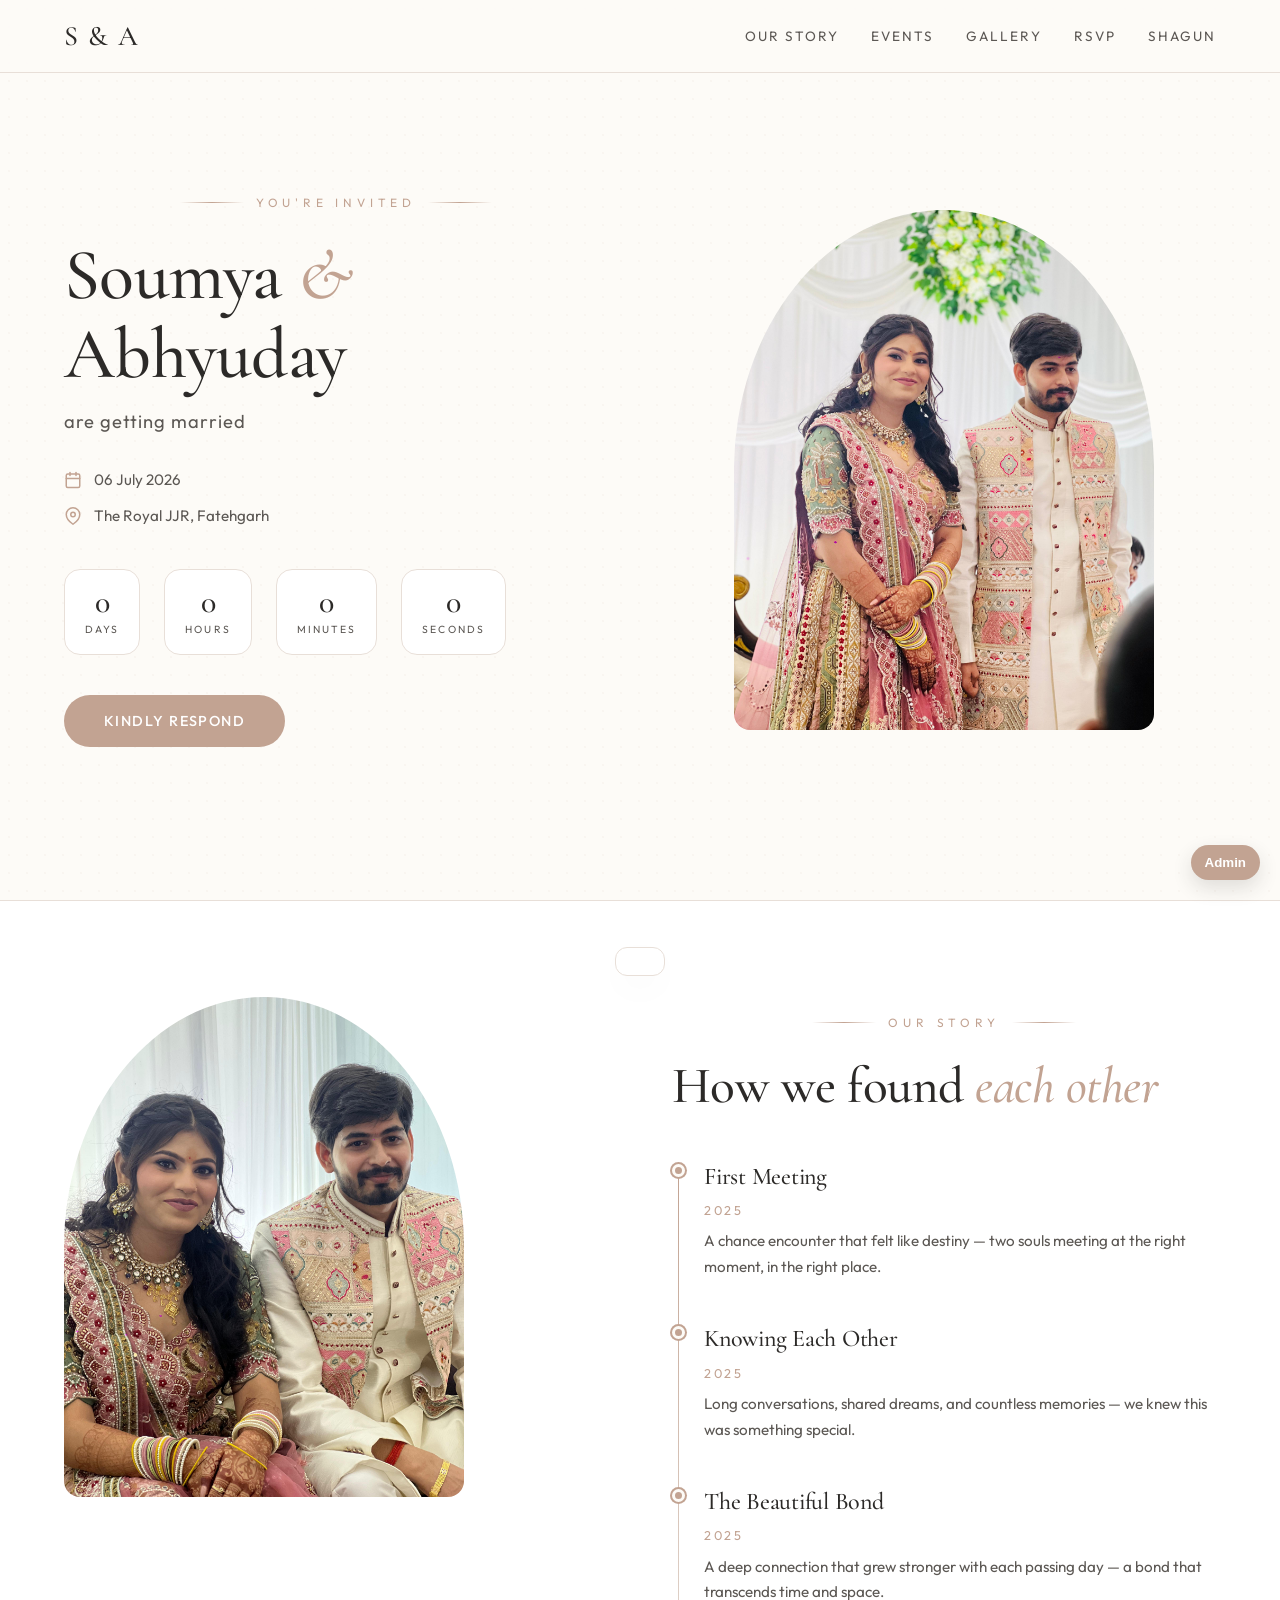
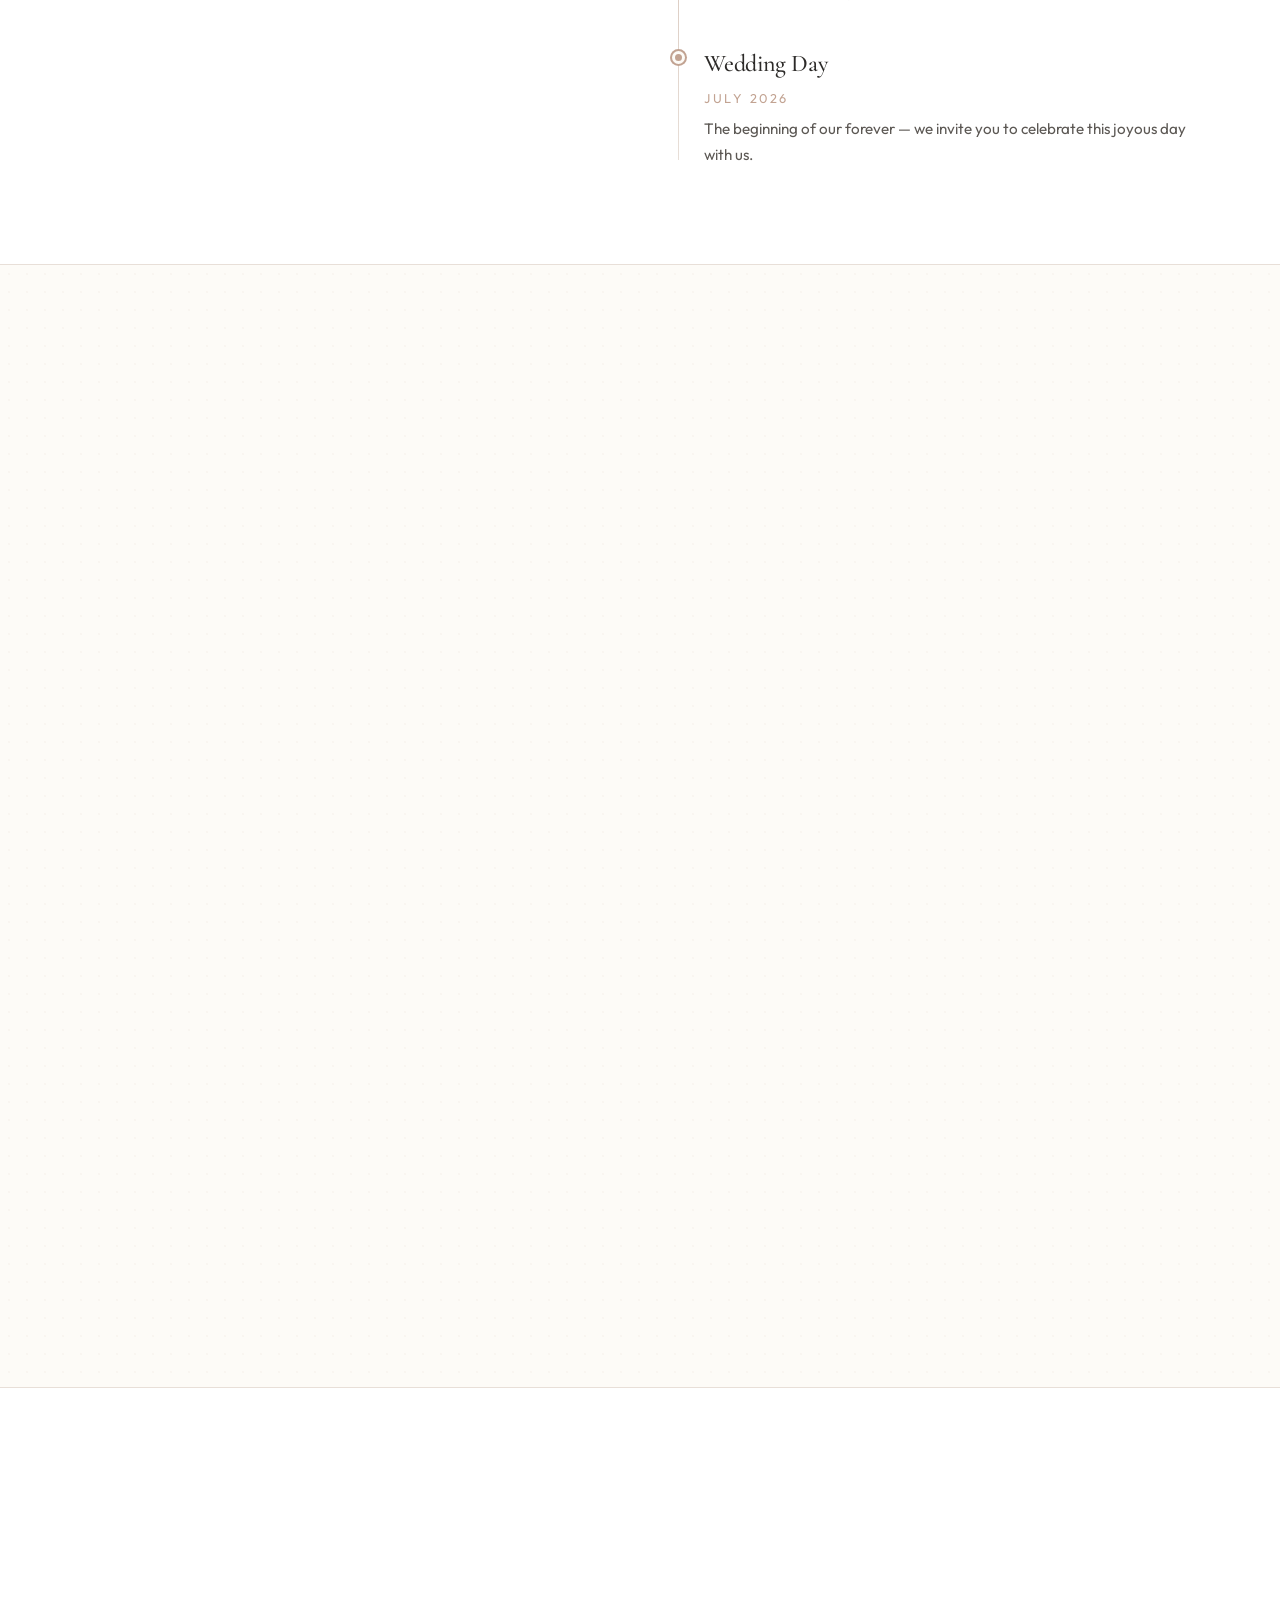
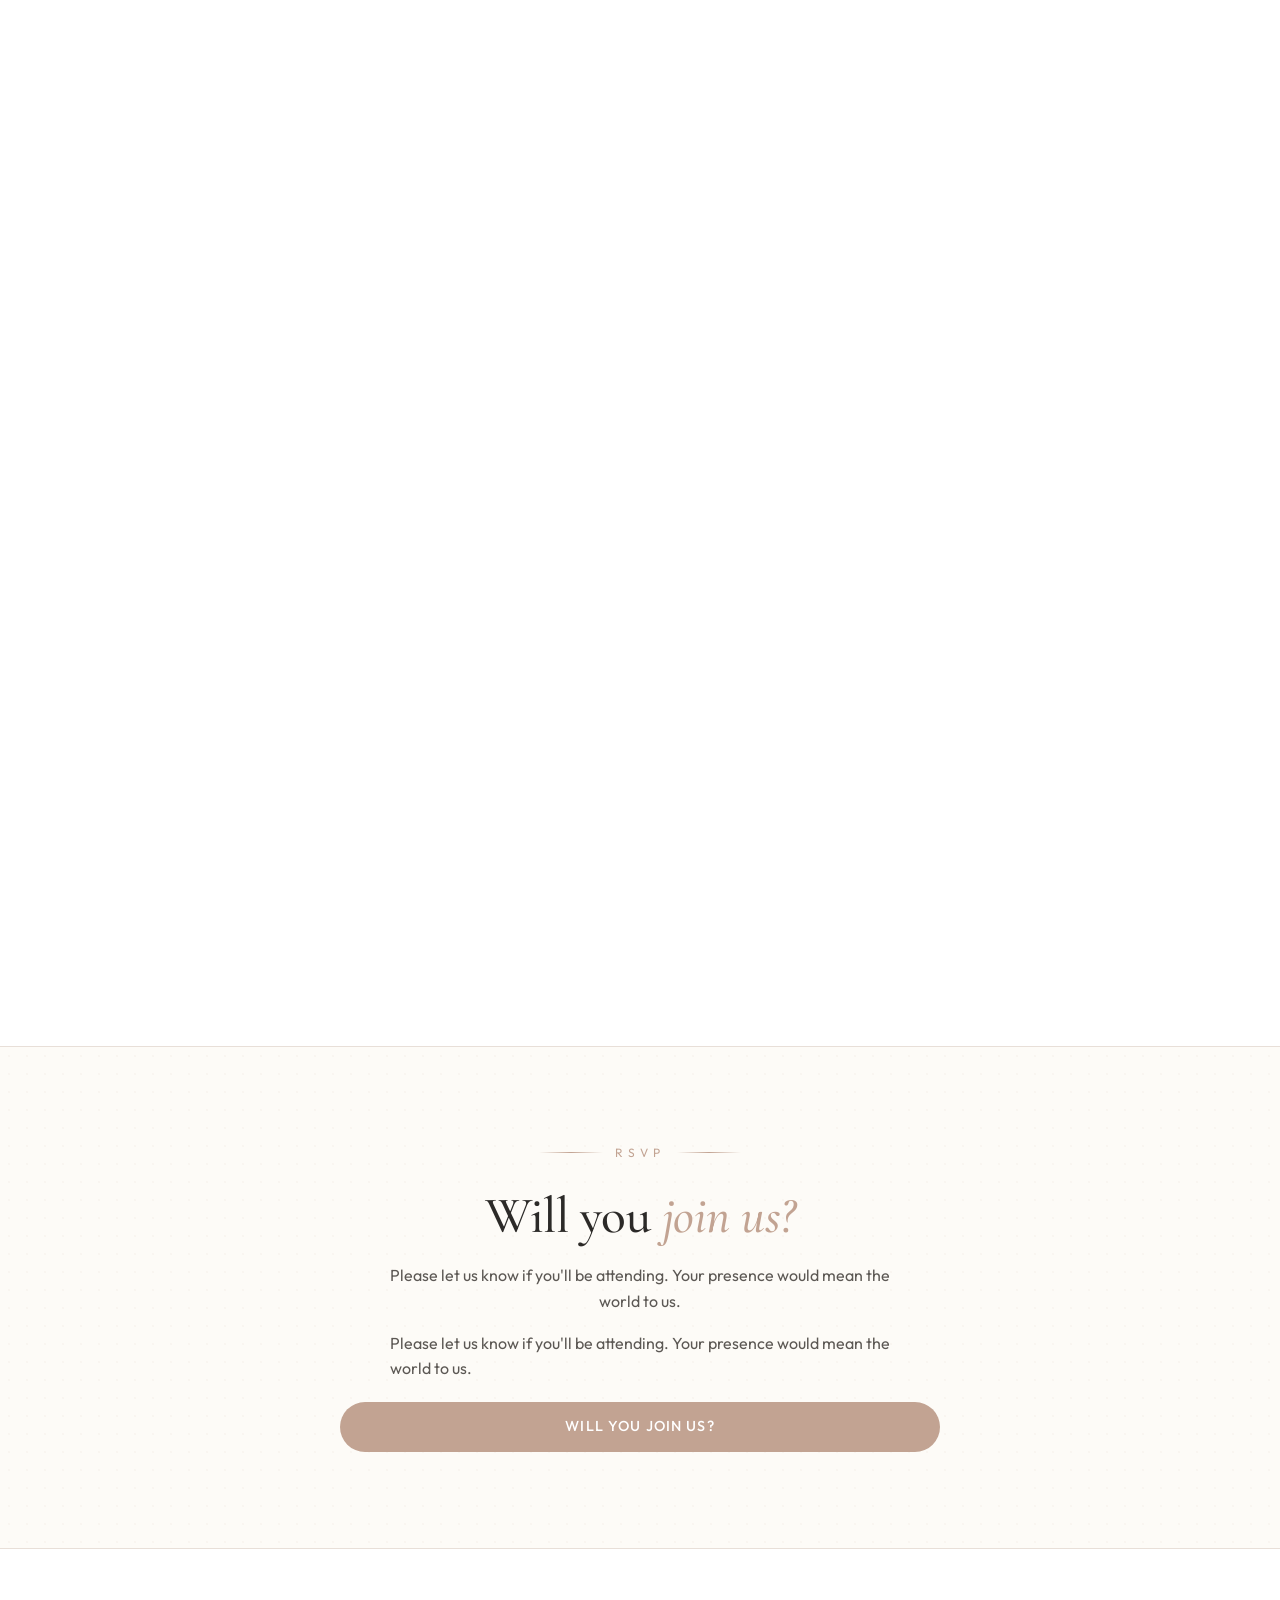
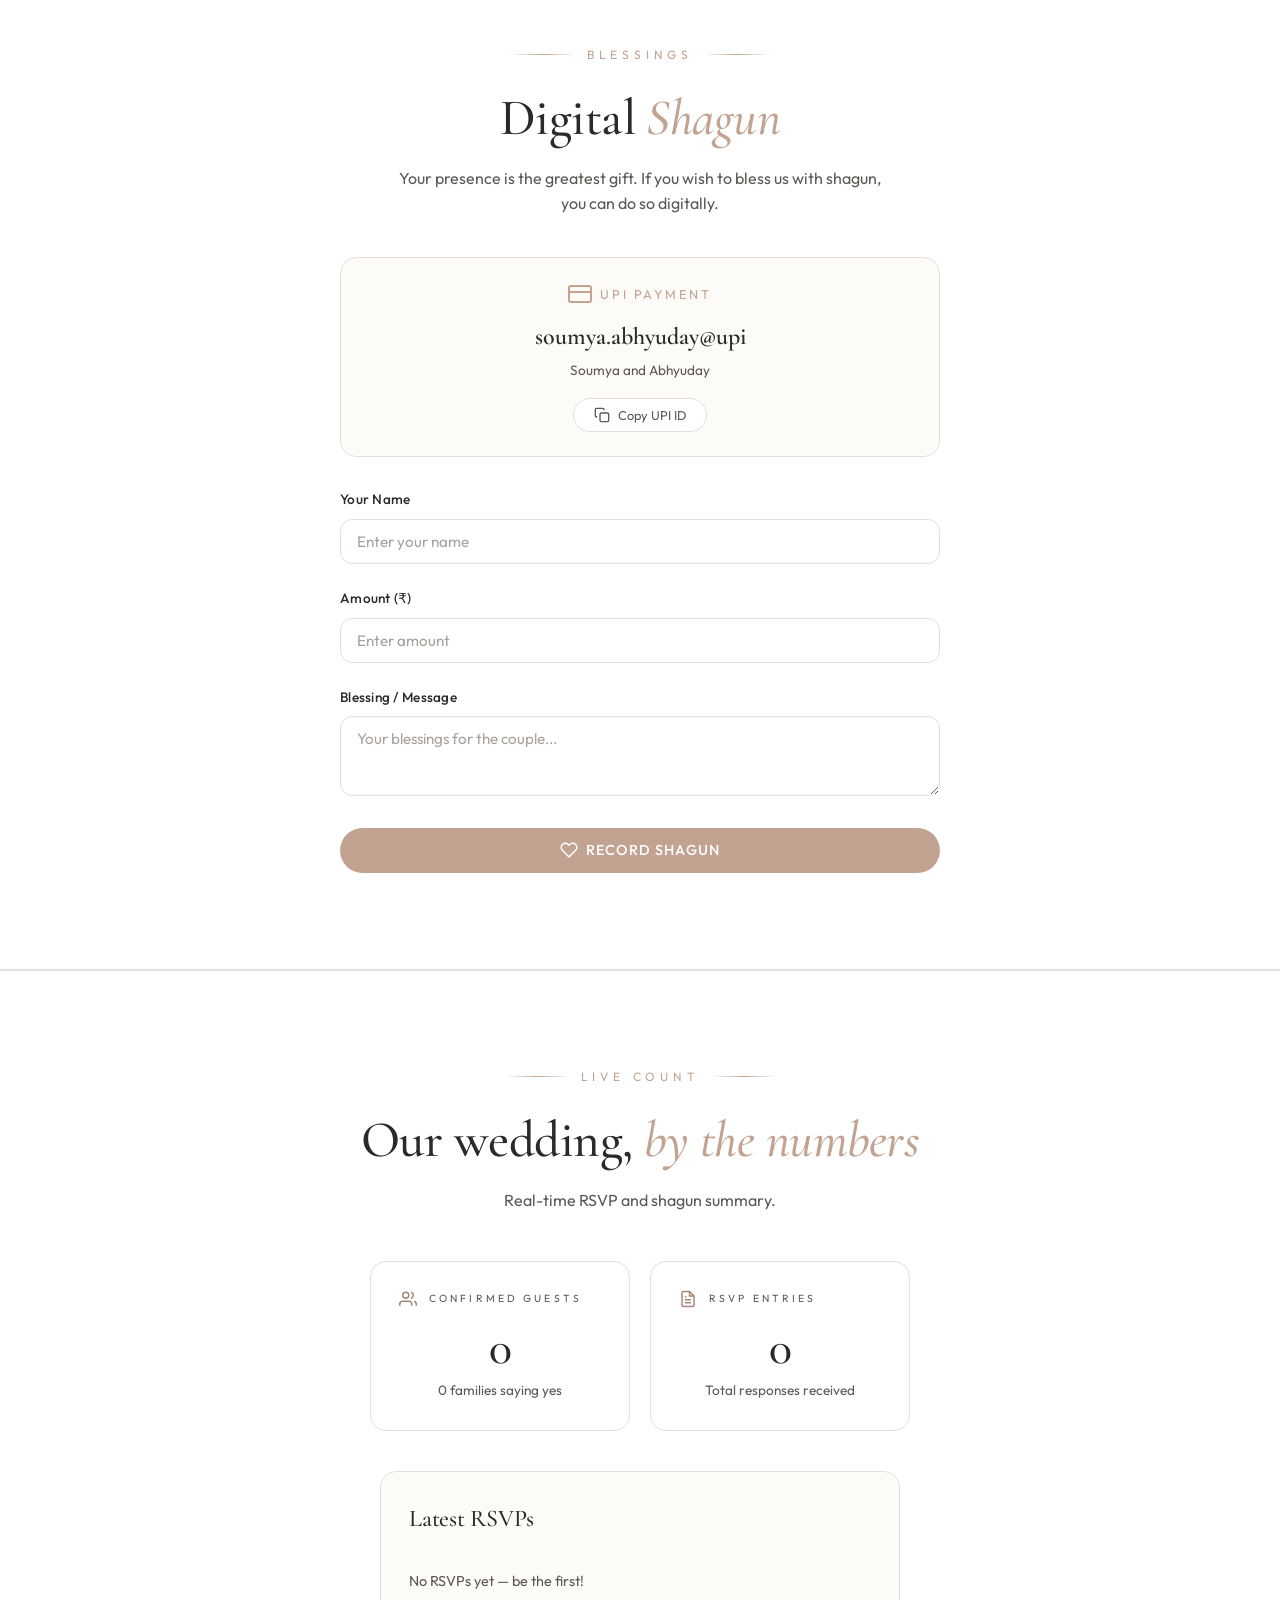
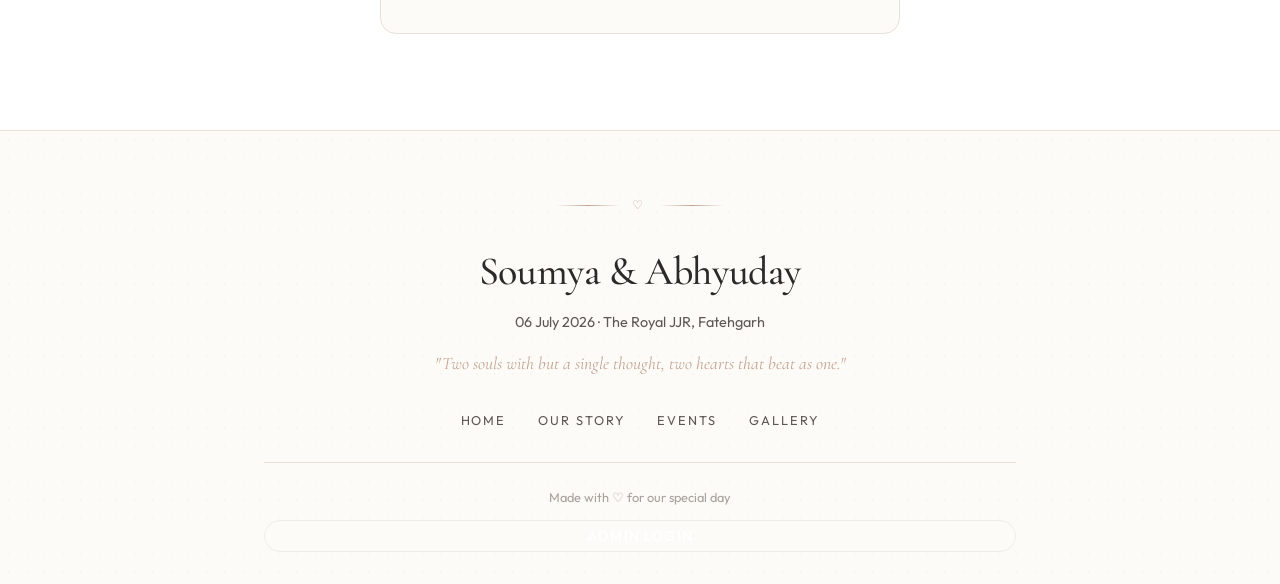
<file: shadi/index.html>
<!DOCTYPE html>
<html lang="en">
<head>
    <meta charset="UTF-8">
    <meta name="viewport" content="width=device-width, initial-scale=1.0">
    <meta name="description" content="Wedding invitation and RSVP for Soumya & Abhyuday — 06 July 2026 at The Royal JJR, Fatehgarh">
    <title>Soumya & Abhyuday — Wedding Invitation</title>
    <link rel="preconnect" href="https://fonts.googleapis.com">
    <link rel="preconnect" href="https://fonts.gstatic.com" crossorigin>
    <link href="https://fonts.googleapis.com/css2?family=Cormorant+Garamond:ital,wght@0,300;0,400;0,500;0,600;0,700;1,400;1,500&family=Outfit:wght@300;400;500;600;700&display=swap" rel="stylesheet">
    <link rel="stylesheet" href="styles.css">
</head>
<body>

    <!-- ═══════════════════════════ HEADER ═══════════════════════════ -->
    <header id="header" class="header">
        <nav class="header-nav">
            <a href="#hero" class="header-logo font-serif-display">S & A</a>
            <ul class="header-links">
                <li><a href="#story">Our Story</a></li>
                <li><a href="#events">Events</a></li>
                <li><a href="#gallery">Gallery</a></li>
                <li><a href="https://docs.google.com/forms/d/e/1FAIpQLSc44epViy2PXssUViL65lsYlYnvuypa4iSdV3CflqsYQKumjw/viewform?usp=sharing&ouid=110864474336111188042" target="_blank" rel="noopener">RSVP</a></li>
                <li><a href="#shagun">Shagun</a></li>
            </ul>
            <button class="mobile-menu-btn" id="mobileMenuBtn" aria-label="Toggle menu">
                <svg width="24" height="24" viewBox="0 0 24 24" fill="none" stroke="currentColor" stroke-width="2">
                    <line x1="3" y1="6" x2="21" y2="6"></line>
                    <line x1="3" y1="12" x2="21" y2="12"></line>
                    <line x1="3" y1="18" x2="21" y2="18"></line>
                </svg>
            </button>
        </nav>
        <!-- Mobile menu -->
        <div class="mobile-menu" id="mobileMenu">
            <a href="#story" class="mobile-menu-link">Our Story</a>
            <a href="#events" class="mobile-menu-link">Events</a>
            <a href="#gallery" class="mobile-menu-link">Gallery</a>
            <a href="https://docs.google.com/forms/d/e/1FAIpQLSc44epViy2PXssUViL65lsYlYnvuypa4iSdV3CflqsYQKumjw/viewform?usp=sharing&ouid=110864474336111188042" class="mobile-menu-link" target="_blank" rel="noopener">RSVP</a>
            <a href="#shagun" class="mobile-menu-link">Shagun</a>
        </div>
    </header>

    <main>
        <!-- ═══════════════════════════ HERO ═══════════════════════════ -->
        <section id="hero" class="hero-section grain-bg">
            <div class="hero-container">
                <div class="hero-content fade-up">
                    <div class="divider-flourish">
                        <span class="flourish-text">You're Invited</span>
                    </div>
                    <h1 class="hero-title font-serif-display">
                        Soumya <span class="hero-ampersand">&</span> Abhyuday
                    </h1>
                    <p class="hero-subtitle">are getting married</p>
                    <div class="hero-details">
                        <div class="hero-detail-item">
                            <svg width="18" height="18" viewBox="0 0 24 24" fill="none" stroke="currentColor" stroke-width="2" stroke-linecap="round" stroke-linejoin="round"><rect x="3" y="4" width="18" height="18" rx="2" ry="2"></rect><line x1="16" y1="2" x2="16" y2="6"></line><line x1="8" y1="2" x2="8" y2="6"></line><line x1="3" y1="10" x2="21" y2="10"></line></svg>
                            <span>06 July 2026</span>
                        </div>
                        <div class="hero-detail-item">
                            <svg width="18" height="18" viewBox="0 0 24 24" fill="none" stroke="currentColor" stroke-width="2" stroke-linecap="round" stroke-linejoin="round"><path d="M21 10c0 7-9 13-9 13s-9-6-9-13a9 9 0 0 1 18 0z"></path><circle cx="12" cy="10" r="3"></circle></svg>
                            <span>The Royal JJR, Fatehgarh</span>
                        </div>
                    </div>
                    <!-- Countdown -->
                    <div class="countdown" id="countdown">
                        <div class="countdown-item">
                            <span class="countdown-number font-serif-display" id="countDays">--</span>
                            <span class="countdown-label">Days</span>
                        </div>
                        <div class="countdown-item">
                            <span class="countdown-number font-serif-display" id="countHours">--</span>
                            <span class="countdown-label">Hours</span>
                        </div>
                        <div class="countdown-item">
                            <span class="countdown-number font-serif-display" id="countMinutes">--</span>
                            <span class="countdown-label">Minutes</span>
                        </div>
                        <div class="countdown-item">
                            <span class="countdown-number font-serif-display" id="countSeconds">--</span>
                            <span class="countdown-label">Seconds</span>
                        </div>
                    </div>
                    <a href="https://docs.google.com/forms/d/e/1FAIpQLSc44epViy2PXssUViL65lsYlYnvuypa4iSdV3CflqsYQKumjw/viewform?usp=sharing&ouid=110864474336111188042" target="_blank" rel="noopener" class="hero-cta-btn">Kindly Respond</a>
                </div>
                <div class="hero-image-container fade-up">
                    <div class="arch-image hero-arch">
                        <img src="images/couple_hero.png" alt="Soumya and Abhyudaya" class="hero-image">
                    </div>
                </div>
            </div>
        </section>

        <!-- ═══════════════════════════ STORY ═══════════════════════════ -->
        <section id="story" class="story-section">
            <div class="section-container">
                <div class="story-grid">
                    <div class="story-image-col fade-up">
                        <div class="arch-image story-arch">
                            <img src="images/couple_story.png" alt="Our Story" class="story-image">
                        </div>
                    </div>
                    <div class="story-text-col fade-up">
                        <div class="divider-flourish mb-6">
                            <span class="flourish-text">Our Story</span>
                        </div>
                        <h2 class="section-title font-serif-display">
                            How we found <span class="text-primary italic">each other</span>
                        </h2>
                        <div class="story-timeline">
                            <div class="story-event">
                                <div class="story-event-dot"></div>
                                <div class="story-event-content">
                                    <h3 class="story-event-title font-serif-display">First Meeting</h3>
                                    <p class="story-event-date">2025</p>
                                    <p class="story-event-desc">A chance encounter that felt like destiny — two souls meeting at the right moment, in the right place.</p>
                                </div>
                            </div>
                            <div class="story-event">
                                <div class="story-event-dot"></div>
                                <div class="story-event-content">
                                    <h3 class="story-event-title font-serif-display">Knowing Each Other</h3>
                                    <p class="story-event-date">2025</p>
                                    <p class="story-event-desc">Long conversations, shared dreams, and countless memories — we knew this was something special.</p>
                                </div>
                            </div>
                            <div class="story-event">
                                <div class="story-event-dot"></div>
                                <div class="story-event-content">
                                    <h3 class="story-event-title font-serif-display">The Beautiful Bond</h3>
                                    <p class="story-event-date">2025</p>
                                    <p class="story-event-desc">A deep connection that grew stronger with each passing day — a bond that transcends time and space.</p>
                                </div>
                            </div>
                            <div class="story-event">
                                <div class="story-event-dot"></div>
                                <div class="story-event-content">
                                    <h3 class="story-event-title font-serif-display">Wedding Day</h3>
                                    <p class="story-event-date">July 2026</p>
                                    <p class="story-event-desc">The beginning of our forever — we invite you to celebrate this joyous day with us.</p>
                                </div>
                            </div>
                        </div>
                    </div>
                </div>
            </div>
        </section>

        <!-- ═══════════════════════════ EVENT TIMELINE ═══════════════════════════ -->
        <section id="events" class="events-section grain-bg">
            <div class="section-container">
                <div class="text-center fade-up">
                    <div class="divider-flourish mb-6">
                        <span class="flourish-text">Celebrations</span>
                    </div>
                    <h2 class="section-title font-serif-display">
                        Wedding <span class="text-primary italic">celebrations</span>
                    </h2>
                    <p class="section-subtitle">Join us for these beautiful ceremonies as we begin our journey together.</p>
                </div>

                <div class="events-grid">
                    <!-- Kirtan -->
                    <div class="event-card lift-on-hover fade-up">
                        <div class="event-icon">
                            <svg width="28" height="28" viewBox="0 0 24 24" fill="none" stroke="currentColor" stroke-width="1.5" stroke-linecap="round" stroke-linejoin="round"><path d="M9 18V5l12-2v13"/><circle cx="6" cy="18" r="3"/><circle cx="18" cy="16" r="3"/></svg>
                        </div>
                        <h3 class="event-name font-serif-display">Kirtan</h3>
                        <div class="event-date-time">
                            <div class="event-detail">
                                <svg width="14" height="14" viewBox="0 0 24 24" fill="none" stroke="currentColor" stroke-width="2"><rect x="3" y="4" width="18" height="18" rx="2"/><line x1="16" y1="2" x2="16" y2="6"/><line x1="8" y1="2" x2="8" y2="6"/><line x1="3" y1="10" x2="21" y2="10"/></svg>
                                <span>02 July 2026</span>
                            </div>
                            <div class="event-detail">
                                <svg width="14" height="14" viewBox="0 0 24 24" fill="none" stroke="currentColor" stroke-width="2"><circle cx="12" cy="12" r="10"/><polyline points="12 6 12 12 16 14"/></svg>
                                <span>7:00 PM onwards</span>
                            </div>
                        </div>
                        <p class="event-desc">An evening of dance, laughter, and unforgettable performances. Let's light up the night with love and rhythm!</p>
                        <div class="event-venue">
                            <svg width="14" height="14" viewBox="0 0 24 24" fill="none" stroke="currentColor" stroke-width="2"><path d="M21 10c0 7-9 13-9 13s-9-6-9-13a9 9 0 0 1 18 0z"/><circle cx="12" cy="10" r="3"/></svg>
                            <span>Home (Shastri Nagar , Kamalganj)</span>
                        </div>
                    </div>
                    <!-- Haldi -->
                    <div class="event-card lift-on-hover fade-up">
                        <div class="event-icon">
                            <svg width="28" height="28" viewBox="0 0 24 24" fill="none" stroke="currentColor" stroke-width="1.5" stroke-linecap="round" stroke-linejoin="round"><path d="M12 22s8-4 8-10V5l-8-3-8 3v7c0 6 8 10 8 10z"></path></svg>
                        </div>
                        <h3 class="event-name font-serif-display">Haldi</h3>
                        <div class="event-date-time">
                            <div class="event-detail">
                                <svg width="14" height="14" viewBox="0 0 24 24" fill="none" stroke="currentColor" stroke-width="2"><rect x="3" y="4" width="18" height="18" rx="2"/><line x1="16" y1="2" x2="16" y2="6"/><line x1="8" y1="2" x2="8" y2="6"/><line x1="3" y1="10" x2="21" y2="10"/></svg>
                                <span>04 July 2026</span>
                            </div>
                            <div class="event-detail">
                                <svg width="14" height="14" viewBox="0 0 24 24" fill="none" stroke="currentColor" stroke-width="2"><circle cx="12" cy="12" r="10"/><polyline points="12 6 12 12 16 14"/></svg>
                                <span>4:00 PM onwards</span>
                            </div>
                        </div>
                        <p class="event-desc">An afternoon of colour, music, and intricate henna artistry. Come celebrate the beginning of our wedding festivities.</p>
                        <div class="event-venue">
                            <svg width="14" height="14" viewBox="0 0 24 24" fill="none" stroke="currentColor" stroke-width="2"><path d="M21 10c0 7-9 13-9 13s-9-6-9-13a9 9 0 0 1 18 0z"/><circle cx="12" cy="10" r="3"/></svg>
                            <span>Home (Shastri Nagar , Kamalganj)</span>
                        </div>
                    </div>

                    <!-- Mehendi -->
                    <div class="event-card lift-on-hover fade-up">
                        <div class="event-icon">
                            <svg width="28" height="28" viewBox="0 0 24 24" fill="none" stroke="currentColor" stroke-width="1.5" stroke-linecap="round" stroke-linejoin="round"><path d="M12 22s8-4 8-10V5l-8-3-8 3v7c0 6 8 10 8 10z"></path></svg>
                        </div>
                        <h3 class="event-name font-serif-display">Mehendi</h3>
                        <div class="event-date-time">
                            <div class="event-detail">
                                <svg width="14" height="14" viewBox="0 0 24 24" fill="none" stroke="currentColor" stroke-width="2"><rect x="3" y="4" width="18" height="18" rx="2"/><line x1="16" y1="2" x2="16" y2="6"/><line x1="8" y1="2" x2="8" y2="6"/><line x1="3" y1="10" x2="21" y2="10"/></svg>
                                <span>05 July 2026</span>
                            </div>
                            <div class="event-detail">
                                <svg width="14" height="14" viewBox="0 0 24 24" fill="none" stroke="currentColor" stroke-width="2"><circle cx="12" cy="12" r="10"/><polyline points="12 6 12 12 16 14"/></svg>
                                <span>4:00 PM onwards</span>
                            </div>
                        </div>
                        <p class="event-desc">An afternoon of colour, music, and intricate henna artistry. Come celebrate the beginning of our wedding festivities.</p>
                        <div class="event-venue">
                            <svg width="14" height="14" viewBox="0 0 24 24" fill="none" stroke="currentColor" stroke-width="2"><path d="M21 10c0 7-9 13-9 13s-9-6-9-13a9 9 0 0 1 18 0z"/><circle cx="12" cy="10" r="3"/></svg>
                            <span>Home (Shastri Nagar , Kamalganj)</span>
                        </div>
                    </div>
                    <!-- Wedding Ceremony -->
                    <div class="event-card lift-on-hover fade-up">
                        <div class="event-icon">
                            <svg width="28" height="28" viewBox="0 0 24 24" fill="none" stroke="currentColor" stroke-width="1.5" stroke-linecap="round" stroke-linejoin="round"><path d="M17 21v-2a4 4 0 0 0-4-4H5a4 4 0 0 0-4 4v2"></path><circle cx="9" cy="7" r="4"></circle><path d="M23 21v-2a4 4 0 0 0-3-3.87"></path><path d="M16 3.13a4 4 0 0 1 0 7.75"></path></svg>
                        </div>
                        <h3 class="event-name font-serif-display">Wedding Ceremony</h3>
                        <div class="event-date-time">
                            <div class="event-detail">
                                <svg width="14" height="14" viewBox="0 0 24 24" fill="none" stroke="currentColor" stroke-width="2"><rect x="3" y="4" width="18" height="18" rx="2"/><line x1="16" y1="2" x2="16" y2="6"/><line x1="8" y1="2" x2="8" y2="6"/><line x1="3" y1="10" x2="21" y2="10"/></svg>
                                <span>06 July 2026</span>
                            </div>
                            <div class="event-detail">
                                <svg width="14" height="14" viewBox="0 0 24 24" fill="none" stroke="currentColor" stroke-width="2"><circle cx="12" cy="12" r="10"/><polyline points="12 6 12 12 16 14"/></svg>
                                <span>7:00 PM onwards</span>
                            </div>
                        </div>
                        <p class="event-desc">An evening of feasting, joy, and celebration as family and friends come together to bless the couple going on their journey to be happily ever after.</p>
                        <div class="event-venue">
                            <svg width="14" height="14" viewBox="0 0 24 24" fill="none" stroke="currentColor" stroke-width="2"><path d="M21 10c0 7-9 13-9 13s-9-6-9-13a9 9 0 0 1 18 0z"/><circle cx="12" cy="10" r="3"/></svg>
                            <span>The Royal JJR, Fatehgarh</span>
                        </div>
                    </div>
                </div>
            </div>
        </section>

        <!-- ═══════════════════════════ GALLERY ═══════════════════════════ -->
        <section id="gallery" class="gallery-section">
            <div class="section-container">
                <div class="text-center fade-up">
                    <div class="divider-flourish mb-6">
                        <span class="flourish-text">Moments</span>
                    </div>
                    <h2 class="section-title font-serif-display">
                        Captured <span class="text-primary italic">moments</span>
                    </h2>
                    <p class="section-subtitle">A glimpse into our journey together — moments that led us here.</p>
                </div>

                <div class="gallery-grid fade-up">
                    <div class="gallery-item gallery-item-large">
                        <img src="images/couple_hero.png" alt="Together forever" class="gallery-img">
                        <div class="gallery-overlay">
                            <span class="gallery-caption font-serif-display">Together Forever</span>
                        </div>
                    </div>
                    <div class="gallery-item">
                        <img src="images/couple_story.png" alt="Garden of love" class="gallery-img">
                        <div class="gallery-overlay">
                            <span class="gallery-caption font-serif-display">Garden of Love</span>
                        </div>
                    </div>
                    <div class="gallery-item">
                        <img src="images/gallery_mehendi.png" alt="Mehendi details" class="gallery-img">
                        <div class="gallery-overlay">
                            <span class="gallery-caption font-serif-display">Beautification of Engagement</span>
                        </div>
                    </div>
                    <div class="gallery-item gallery-item-wide">
                        <img src="images/gallery_venue.png" alt="The Royal Venue" class="gallery-img">
                        <div class="gallery-overlay">
                            <span class="gallery-caption font-serif-display">The Royal Venue</span>
                        </div>
                    </div>
                    <div class="gallery-item">
                        <img src="images/gallery_sangeet.png" alt="Sangeet night" class="gallery-img">
                        <div class="gallery-overlay">
                            <span class="gallery-caption font-serif-display">Engagement Night</span>
                        </div>
                    </div>
                </div>
            </div>
        </section>

        <!-- ═══════════════════════════ RSVP ═══════════════════════════ -->
        <section id="rsvp" class="rsvp-section grain-bg">
            <div class="section-container">
                <div class="rsvp-wrapper fade-up">
                    <div class="text-center">
                        <div class="divider-flourish mb-6">
                            <span class="flourish-text">RSVP</span>
                        </div>
                        <h2 class="section-title font-serif-display">
                            Will you <span class="text-primary italic">join us?</span>
                        </h2>
                        <p class="section-subtitle">Please let us know if you'll be attending. Your presence would mean the world to us.</p>
                    </div>

                    <div class="rsvp-cta">
                        <p class="section-subtitle">Please let us know if you'll be attending. Your presence would mean the world to us.</p>
                        <div class="rsvp-button-wrapper" style="margin-top: 1.25rem;">
                            <a href="https://docs.google.com/forms/d/e/1FAIpQLSc44epViy2PXssUViL65lsYlYnvuypa4iSdV3CflqsYQKumjw/viewform?usp=sharing&ouid=110864474336111188042" target="_blank" rel="noopener" class="submit-btn rsvp-link">
                                Will you join us?
                            </a>
                        </div>
                    </div>

                    <div id="rsvpSuccess" class="success-message" style="display: none;">
                        <div class="success-icon">
                            <svg width="48" height="48" viewBox="0 0 24 24" fill="none" stroke="#98A892" stroke-width="2" stroke-linecap="round" stroke-linejoin="round"><path d="M22 11.08V12a10 10 0 1 1-5.93-9.14"/><polyline points="22 4 12 14.01 9 11.01"/></svg>
                        </div>
                        <h3 class="font-serif-display success-title">Thank You!</h3>
                        <p class="success-text">Your RSVP has been received. We can't wait to celebrate with you!</p>
                    </div>
                </div>
            </div>
        </section>

        <!-- ═══════════════════════════ SHAGUN ═══════════════════════════ -->
        <section id="shagun" class="shagun-section">
            <div class="section-container">
                <div class="shagun-wrapper fade-up">
                    <div class="text-center">
                        <div class="divider-flourish mb-6">
                            <span class="flourish-text">Blessings</span>
                        </div>
                        <h2 class="section-title font-serif-display">
                            Digital <span class="text-primary italic">Shagun</span>
                        </h2>
                        <p class="section-subtitle">Your presence is the greatest gift. If you wish to bless us with shagun, you can do so digitally.</p>
                    </div>

                    <div class="shagun-content">
                        <div class="upi-info">
                            <div class="upi-badge">
                                <svg width="24" height="24" viewBox="0 0 24 24" fill="none" stroke="currentColor" stroke-width="2" stroke-linecap="round" stroke-linejoin="round"><rect x="1" y="4" width="22" height="16" rx="2" ry="2"/><line x1="1" y1="10" x2="23" y2="10"/></svg>
                                <span>UPI Payment</span>
                            </div>
                            <p class="upi-id">soumya.abhyuday@upi</p>
                            <p class="upi-name">Soumya and Abhyuday</p>
                            <button class="copy-upi-btn" onclick="copyUPI()">
                                <svg width="16" height="16" viewBox="0 0 24 24" fill="none" stroke="currentColor" stroke-width="2"><rect x="9" y="9" width="13" height="13" rx="2" ry="2"/><path d="M5 15H4a2 2 0 0 1-2-2V4a2 2 0 0 1 2-2h9a2 2 0 0 1 2 2v1"/></svg>
                                Copy UPI ID
                            </button>
                        </div>

                        <form id="shagunForm" class="shagun-form">
                            <div class="form-group">
                                <label for="shagunName" class="form-label">Your Name</label>
                                <input type="text" id="shagunName" class="form-input" placeholder="Enter your name" required>
                            </div>
                            <div class="form-group">
                                <label for="shagunAmount" class="form-label">Amount (₹)</label>
                                <input type="number" id="shagunAmount" class="form-input" placeholder="Enter amount" min="1" required>
                            </div>
                            <div class="form-group">
                                <label for="shagunMessage" class="form-label">Blessing / Message</label>
                                <textarea id="shagunMessage" class="form-textarea" rows="2" placeholder="Your blessings for the couple..."></textarea>
                            </div>
                            <button type="submit" class="submit-btn shagun-submit-btn" id="shagunSubmitBtn">
                                <svg width="18" height="18" viewBox="0 0 24 24" fill="none" stroke="currentColor" stroke-width="2" stroke-linecap="round" stroke-linejoin="round"><path d="M20.84 4.61a5.5 5.5 0 0 0-7.78 0L12 5.67l-1.06-1.06a5.5 5.5 0 0 0-7.78 7.78l1.06 1.06L12 21.23l7.78-7.78 1.06-1.06a5.5 5.5 0 0 0 0-7.78z"/></svg>
                                Record Shagun
                            </button>
                        </form>

                        <div id="shagunSuccess" class="success-message" style="display: none;">
                            <div class="success-icon">
                                <svg width="48" height="48" viewBox="0 0 24 24" fill="none" stroke="#98A892" stroke-width="2"><path d="M20.84 4.61a5.5 5.5 0 0 0-7.78 0L12 5.67l-1.06-1.06a5.5 5.5 0 0 0-7.78 7.78l1.06 1.06L12 21.23l7.78-7.78 1.06-1.06a5.5 5.5 0 0 0 0-7.78z"/></svg>
                            </div>
                            <h3 class="font-serif-display success-title">Blessings Received!</h3>
                            <p class="success-text">Thank you for your generous shagun and warm wishes.</p>
                        </div>
                    </div>
                </div>
            </div>
        </section>

        <!-- ═══════════════════════════ DASHBOARD ═══════════════════════════ -->
        <section id="dashboard" class="dashboard-section">
            <div class="section-container">
                <div class="text-center fade-up">
                    <div class="divider-flourish mb-6">
                        <span class="flourish-text">Live Count</span>
                    </div>
                    <h2 class="section-title font-serif-display">
                        Our wedding, <span class="text-primary italic">by the numbers</span>
                    </h2>
                    <p class="section-subtitle">Real-time RSVP and shagun summary.</p>
                </div>

                    <div class="stats-grid fade-up" id="statsGrid">
                    <div class="stat-card lift-on-hover">
                        <div class="stat-header">
                            <svg width="18" height="18" viewBox="0 0 24 24" fill="none" stroke="currentColor" stroke-width="2"><path d="M17 21v-2a4 4 0 0 0-4-4H5a4 4 0 0 0-4 4v2"/><circle cx="9" cy="7" r="4"/><path d="M23 21v-2a4 4 0 0 0-3-3.87"/><path d="M16 3.13a4 4 0 0 1 0 7.75"/></svg>
                            <span class="stat-label">CONFIRMED GUESTS</span>
                        </div>
                        <div class="stat-value font-serif-display" id="statGuests">0</div>
                        <p class="stat-sub" id="statGuestsSub">0 families saying yes</p>
                    </div>
                    <div class="stat-card lift-on-hover">
                        <div class="stat-header">
                            <svg width="18" height="18" viewBox="0 0 24 24" fill="none" stroke="currentColor" stroke-width="2"><path d="M14 2H6a2 2 0 0 0-2 2v16a2 2 0 0 0 2 2h12a2 2 0 0 0 2-2V8z"/><polyline points="14 2 14 8 20 8"/><line x1="16" y1="13" x2="8" y2="13"/><line x1="16" y1="17" x2="8" y2="17"/><polyline points="10 9 9 9 8 9"/></svg>
                            <span class="stat-label">RSVP ENTRIES</span>
                        </div>
                        <div class="stat-value font-serif-display" id="statRSVP">0</div>
                        <p class="stat-sub">Total responses received</p>
                    </div>
                    </div>
                </div>

                <div class="recent-grid fade-up">
                    <div class="recent-card">
                        <h3 class="recent-title font-serif-display">Latest RSVPs</h3>
                        <ul class="recent-list" id="recentRSVPs">
                            <li class="recent-empty">No RSVPs yet — be the first!</li>
                        </ul>
                    </div>
                    <!-- Recent shagun removed from public view; admin can view in admin panel -->
                </div>
                
                    <!-- Admin-only panel (hidden by default) -->
                    <div id="adminPanel" class="admin-panel" style="display:none; margin-top:1.25rem;">
                        <div class="divider-flourish mb-4"><span class="flourish-text">Admin</span></div>
                        <div class="admin-stats">
                            <div class="stat-card lift-on-hover" style="display:inline-block; margin-right:12px;">
                                <div class="stat-header"><span class="stat-label">TOTAL SHAGUN</span></div>
                                <div class="stat-value font-serif-display" id="adminTotalShagun">₹0</div>
                                <p class="stat-sub" id="adminTotalShagunSub">from 0 blessings</p>
                            </div>
                            <div class="recent-card" style="display:inline-block; vertical-align:top; max-width:480px;">
                                <h3 class="recent-title font-serif-display">Recent Shagun</h3>
                                <ul class="recent-list" id="adminRecentShaguns">
                                    <li class="recent-empty">No shagun received yet.</li>
                                </ul>
                            </div>
                        </div>
                        <div style="margin-top:1.25rem; padding-top:1.25rem; border-top:1px solid #E8DFD8;">
                            <button id="resetDataBtn" class="submit-btn" style="background:#E8DFD8; color:#C2A392; border:1px solid #C2A392;" onclick="resetAllData()">
                                Reset All Data
                            </button>
                            <p style="font-size:0.85rem; color:#5C5854; margin-top:0.5rem;">Clear all RSVPs and Shagun data to start fresh.</p>
                        </div>
                    </div>
            </div>
        </section>
    </main>

    <!-- ═══════════════════════════ FOOTER ═══════════════════════════ -->
    <footer class="footer grain-bg">
            <div class="footer-container">
            <div class="divider-flourish mb-6">
                <span class="flourish-text">♡</span>
            </div>
            <h2 class="footer-title font-serif-display">Soumya & Abhyuday</h2>
            <p class="footer-date">06 July 2026 · The Royal JJR, Fatehgarh</p>
            <p class="footer-tagline">"Two souls with but a single thought, two hearts that beat as one."</p>
            <div class="footer-links">
                <a href="#hero">Home</a>
                <a href="#story">Our Story</a>
                <a href="#events">Events</a>
                <a href="#gallery">Gallery</a>
                
            </div>
            <p class="footer-copy">Made with ♡ for our special day</p>
                <div style="margin-top:0.75rem;">
                    <button id="adminLoginBtn" class="submit-btn" style="background:transparent;border:1px solid rgba(0,0,0,0.06);padding:6px 10px;font-size:0.9rem;">Admin Login</button>
                </div>
        </div>
    </footer>

    <!-- Admin login modal (simple client-side auth) -->
    <div id="adminModal" class="modal" style="display:none; position:fixed; inset:0; background:rgba(0,0,0,0.4); align-items:center; justify-content:center;">
        <div class="modal-inner" style="background:#fff; padding:20px; max-width:360px; width:90%; margin:auto; border-radius:8px; box-shadow:0 8px 24px rgba(0,0,0,0.2);">
            <h3 style="margin-top:0;">Admin Login</h3>
            <form id="adminLoginForm">
                <div style="margin-bottom:12px;">
                    <label for="adminPass">Admin Password</label>
                    <input id="adminPass" type="password" style="width:100%; padding:8px; margin-top:4px;" required>
                </div>
                <div style="display:flex; justify-content:space-between; gap:8px;">
                    <button type="submit" class="submit-btn">Sign in</button>
                    <button type="button" id="adminCancelBtn" class="link-btn">Cancel</button>
                </div>
            </form>
        </div>
    </div>

    <!-- Toast notification -->
    <div id="toast" class="toast"></div>

    <!-- Floating admin button (always visible) -->
    <button id="adminFloatingBtn" class="admin-floating-btn" aria-label="Admin Login">Admin</button>

    <script src="script.js"></script>
</body>
</html>
</file>
<file: shadi/styles.css>
/* ═══════════════════════════ RESET & BASE ═══════════════════════════ */
*, *::before, *::after {
    box-sizing: border-box;
    margin: 0;
    padding: 0;
}

:root {
    --bg: #FDFBF7;
    --surface: #FFFFFF;
    --primary: #C2A392;
    --primary-hover: #A68676;
    --secondary: #E8DFD8;
    --text-primary: #2C2A28;
    --text-secondary: #5C5854;
    --accent-green: #98A892;
    --border-soft: #E8DFD8;
}

html {
    scroll-behavior: smooth;
    scroll-padding-top: 80px;
}

body {
    margin: 0;
    background-color: var(--bg);
    color: var(--text-primary);
    font-family: 'Outfit', system-ui, sans-serif;
    -webkit-font-smoothing: antialiased;
    -moz-osx-font-smoothing: grayscale;
    line-height: 1.6;
}

.font-serif-display {
    font-family: 'Cormorant Garamond', 'Times New Roman', serif;
    font-weight: 500;
    letter-spacing: -0.01em;
}

::selection {
    background: #E8DFD8;
    color: #2C2A28;
}

img {
    max-width: 100%;
    height: auto;
    display: block;
}

a {
    text-decoration: none;
    color: inherit;
}


/* ═══════════════════════════ UTILITY ═══════════════════════════ */
.text-center { text-align: center; }
.text-primary { color: var(--primary); }
.italic { font-style: italic; }
.mb-6 { margin-bottom: 1.5rem; }

.grain-bg {
    background-color: #FDFBF7;
    background-image: radial-gradient(rgba(194, 163, 146, 0.06) 1px, transparent 1px);
    background-size: 18px 18px;
}

/* Decorative divider */
.divider-flourish {
    display: flex;
    align-items: center;
    justify-content: center;
    gap: 0.75rem;
    color: #C2A392;
}
.divider-flourish::before,
.divider-flourish::after {
    content: '';
    height: 1px;
    width: 64px;
    background: linear-gradient(to right, transparent, #C2A392, transparent);
}
.flourish-text {
    font-size: 0.75rem;
    text-transform: uppercase;
    letter-spacing: 0.4em;
    color: var(--primary);
}

/* Arch shape image */
.arch-image {
    border-top-left-radius: 50%;
    border-top-right-radius: 50%;
    border-bottom-left-radius: 1rem;
    border-bottom-right-radius: 1rem;
    overflow: hidden;
}

/* Fade-in on scroll */
.fade-up {
    opacity: 0;
    transform: translateY(24px);
    transition: opacity 0.9s ease, transform 0.9s ease;
}
.fade-up.in-view {
    opacity: 1;
    transform: translateY(0);
}

/* Hover lift */
.lift-on-hover {
    transition: transform 0.5s ease, box-shadow 0.5s ease;
}
.lift-on-hover:hover {
    transform: translateY(-6px);
    box-shadow: 0 12px 30px -12px rgba(44, 42, 40, 0.18);
}

/* Gallery image scale */
.gallery-img {
    transition: transform 1.2s ease;
}
.gallery-img:hover {
    transform: scale(1.05);
}

.section-container {
    max-width: 1200px;
    margin: 0 auto;
    padding: 0 1.5rem;
}

.section-title {
    font-size: clamp(2rem, 5vw, 3.2rem);
    color: var(--text-primary);
    line-height: 1.2;
    margin-bottom: 0.5rem;
}

.section-subtitle {
    color: var(--text-secondary);
    margin-top: 1rem;
    font-size: 1rem;
    max-width: 500px;
    margin-left: auto;
    margin-right: auto;
}

/* ═══════════════════════════ HEADER ═══════════════════════════ */
.header {
    position: fixed;
    top: 0;
    left: 0;
    right: 0;
    z-index: 100;
    background: rgba(253, 251, 247, 0.85);
    backdrop-filter: blur(16px);
    -webkit-backdrop-filter: blur(16px);
    border-bottom: 1px solid var(--border-soft);
    transition: background 0.3s ease, box-shadow 0.3s ease;
}
.header.scrolled {
    background: rgba(253, 251, 247, 0.95);
    box-shadow: 0 2px 20px rgba(44, 42, 40, 0.06);
}

.header-nav {
    max-width: 1200px;
    margin: 0 auto;
    padding: 0 1.5rem;
    height: 72px;
    display: flex;
    align-items: center;
    justify-content: space-between;
}

.header-logo {
    font-size: 1.75rem;
    color: var(--text-primary);
    letter-spacing: 0.05em;
}

.header-links {
    display: flex;
    list-style: none;
    gap: 2rem;
}
.header-links a {
    font-size: 0.85rem;
    text-transform: uppercase;
    letter-spacing: 0.15em;
    color: var(--text-secondary);
    transition: color 0.3s ease;
    position: relative;
}
.header-links a::after {
    content: '';
    position: absolute;
    bottom: -4px;
    left: 0;
    width: 0;
    height: 1px;
    background: var(--primary);
    transition: width 0.3s ease;
}
.header-links a:hover {
    color: var(--primary);
}
.header-links a:hover::after {
    width: 100%;
}

.mobile-menu-btn {
    display: none;
    background: none;
    border: none;
    color: var(--text-primary);
    cursor: pointer;
    padding: 0.5rem;
}

.mobile-menu {
    display: none;
    flex-direction: column;
    padding: 1rem 1.5rem 1.5rem;
    border-top: 1px solid var(--border-soft);
}
.mobile-menu.open {
    display: flex;
}
.mobile-menu-link {
    padding: 0.75rem 0;
    font-size: 0.9rem;
    text-transform: uppercase;
    letter-spacing: 0.15em;
    color: var(--text-secondary);
    border-bottom: 1px solid rgba(232, 223, 216, 0.5);
    transition: color 0.3s;
}
.mobile-menu-link:last-child {
    border-bottom: none;
}
.mobile-menu-link:hover {
    color: var(--primary);
}

@media (max-width: 768px) {
    .header-links { display: none; }
    .mobile-menu-btn { display: block; }
}

/* ═══════════════════════════ HERO ═══════════════════════════ */
.hero-section {
    min-height: 100vh;
    padding: 120px 0 80px;
    display: flex;
    align-items: center;
}

.hero-container {
    max-width: 1200px;
    margin: 0 auto;
    padding: 0 1.5rem;
    display: grid;
    grid-template-columns: 1fr 1fr;
    gap: 4rem;
    align-items: center;
}

.hero-content {
    text-align: left;
}

.hero-title {
    font-size: clamp(2.5rem, 6vw, 4.5rem);
    line-height: 1.1;
    color: var(--text-primary);
    margin-top: 1.5rem;
}
.hero-ampersand {
    color: var(--primary);
    font-style: italic;
}

.hero-subtitle {
    font-size: 1.15rem;
    color: var(--text-secondary);
    margin-top: 0.75rem;
    letter-spacing: 0.05em;
}

.hero-details {
    display: flex;
    flex-direction: column;
    gap: 0.75rem;
    margin-top: 2rem;
}
.hero-detail-item {
    display: flex;
    align-items: center;
    gap: 0.75rem;
    color: var(--text-secondary);
    font-size: 0.95rem;
}
.hero-detail-item svg {
    color: var(--primary);
    flex-shrink: 0;
}

.countdown {
    display: flex;
    gap: 1.5rem;
    margin-top: 2.5rem;
}
.countdown-item {
    display: flex;
    flex-direction: column;
    align-items: center;
    background: var(--surface);
    border: 1px solid var(--border-soft);
    border-radius: 1rem;
    padding: 1rem 1.25rem;
    min-width: 70px;
}
.countdown-number {
    font-size: 2rem;
    color: var(--text-primary);
    line-height: 1;
}
.countdown-label {
    font-size: 0.65rem;
    text-transform: uppercase;
    letter-spacing: 0.2em;
    color: var(--text-secondary);
    margin-top: 0.25rem;
}

.hero-cta-btn {
    display: inline-flex;
    align-items: center;
    gap: 0.5rem;
    margin-top: 2.5rem;
    padding: 0.9rem 2.5rem;
    background: var(--primary);
    color: white;
    border-radius: 50px;
    font-size: 0.9rem;
    font-weight: 500;
    letter-spacing: 0.1em;
    text-transform: uppercase;
    transition: background 0.3s ease, transform 0.3s ease, box-shadow 0.3s ease;
}
.hero-cta-btn:hover {
    background: var(--primary-hover);
    transform: translateY(-2px);
    box-shadow: 0 8px 25px -8px rgba(194, 163, 146, 0.5);
}

.hero-arch {
    max-width: 420px;
    margin: 0 auto;
}
.hero-image {
    width: 100%;
    height: 520px;
    object-fit: cover;
}

@media (max-width: 768px) {
    .hero-container {
        grid-template-columns: 1fr;
        gap: 2.5rem;
        text-align: center;
    }
    .hero-content { text-align: center; }
    .hero-details { align-items: center; }
    .countdown { justify-content: center; gap: 0.75rem; }
    .hero-cta-btn { margin-left: auto; margin-right: auto; }
    .hero-image-container { order: -1; }
    .hero-arch { max-width: 300px; }
    .hero-image { height: 380px; }
    .hero-section { padding: 100px 0 60px; }
}

/* ═══════════════════════════ STORY ═══════════════════════════ */
.story-section {
    padding: 6rem 0;
    background: var(--surface);
    border-top: 1px solid var(--border-soft);
    border-bottom: 1px solid var(--border-soft);
}

.story-grid {
    display: grid;
    grid-template-columns: 1fr 1fr;
    gap: 4rem;
    align-items: start;
}

.story-arch {
    max-width: 400px;
    position: sticky;
    top: 100px;
}
.story-image {
    width: 100%;
    height: 500px;
    object-fit: cover;
}

.story-text-col {
    padding-top: 1rem;
}

.story-timeline {
    margin-top: 2.5rem;
    position: relative;
    padding-left: 2rem;
}
.story-timeline::before {
    content: '';
    position: absolute;
    left: 6px;
    top: 8px;
    bottom: 8px;
    width: 1px;
    background: linear-gradient(to bottom, var(--primary), var(--secondary));
}

.story-event {
    position: relative;
    margin-bottom: 2.5rem;
}
.story-event:last-child {
    margin-bottom: 0;
}

.story-event-dot {
    position: absolute;
    left: -2rem;
    top: 6px;
    width: 13px;
    height: 13px;
    border-radius: 50%;
    background: var(--primary);
    border: 3px solid var(--bg);
    box-shadow: 0 0 0 2px var(--primary);
}

.story-event-title {
    font-size: 1.5rem;
    color: var(--text-primary);
}
.story-event-date {
    font-size: 0.8rem;
    text-transform: uppercase;
    letter-spacing: 0.2em;
    color: var(--primary);
    margin-top: 0.25rem;
}
.story-event-desc {
    color: var(--text-secondary);
    margin-top: 0.5rem;
    font-size: 0.95rem;
    line-height: 1.7;
}

@media (max-width: 768px) {
    .story-grid {
        grid-template-columns: 1fr;
        gap: 2.5rem;
    }
    .story-arch {
        max-width: 300px;
        margin: 0 auto;
        position: static;
    }
    .story-image { height: 380px; }
    .story-text-col { text-align: center; }
    .story-timeline { padding-left: 2rem; }
}

/* ═══════════════════════════ EVENTS ═══════════════════════════ */
.events-section {
    padding: 6rem 0;
}

.events-grid {
    display: grid;
    grid-template-columns: repeat(2, 1fr);
    gap: 1.5rem;
    margin-top: 3rem;
}

.event-card {
    background: var(--surface);
    border: 1px solid var(--border-soft);
    border-radius: 1.25rem;
    padding: 2rem;
    transition: transform 0.5s ease, box-shadow 0.5s ease;
}

.event-icon {
    width: 52px;
    height: 52px;
    border-radius: 50%;
    background: rgba(194, 163, 146, 0.1);
    display: flex;
    align-items: center;
    justify-content: center;
    color: var(--primary);
    margin-bottom: 1.25rem;
}

.event-name {
    font-size: 1.75rem;
    color: var(--text-primary);
    margin-bottom: 1rem;
}

.event-date-time {
    display: flex;
    flex-wrap: wrap;
    gap: 1rem;
    margin-bottom: 1rem;
}
.event-detail {
    display: flex;
    align-items: center;
    gap: 0.4rem;
    font-size: 0.85rem;
    color: var(--text-secondary);
}
.event-detail svg {
    color: var(--primary);
}

.event-desc {
    color: var(--text-secondary);
    font-size: 0.9rem;
    line-height: 1.7;
    margin-bottom: 1.25rem;
}

.event-venue {
    display: flex;
    align-items: center;
    gap: 0.4rem;
    font-size: 0.8rem;
    color: var(--primary-hover);
    padding-top: 1rem;
    border-top: 1px solid var(--border-soft);
}
.event-venue svg {
    color: var(--primary);
}

@media (max-width: 768px) {
    .events-grid {
        grid-template-columns: 1fr;
    }
}

/* ═══════════════════════════ GALLERY ═══════════════════════════ */
.gallery-section {
    padding: 6rem 0;
    background: var(--surface);
    border-top: 1px solid var(--border-soft);
    border-bottom: 1px solid var(--border-soft);
}

.gallery-grid {
    display: grid;
    grid-template-columns: repeat(3, 1fr);
    grid-auto-rows: 280px;
    gap: 1rem;
    margin-top: 3rem;
}

.gallery-item {
    position: relative;
    border-radius: 1rem;
    overflow: hidden;
    cursor: pointer;
}
.gallery-item-large {
    grid-row: span 2;
}
.gallery-item-wide {
    grid-column: span 2;
}

.gallery-item img {
    width: 100%;
    height: 100%;
    object-fit: cover;
}

.gallery-overlay {
    position: absolute;
    inset: 0;
    background: linear-gradient(to top, rgba(44, 42, 40, 0.6), transparent 60%);
    display: flex;
    align-items: flex-end;
    padding: 1.5rem;
    opacity: 0;
    transition: opacity 0.4s ease;
}
.gallery-item:hover .gallery-overlay {
    opacity: 1;
}
.gallery-caption {
    color: white;
    font-size: 1.25rem;
}

@media (max-width: 768px) {
    .gallery-grid {
        grid-template-columns: 1fr 1fr;
        grid-auto-rows: 200px;
    }
    .gallery-item-large {
        grid-row: span 1;
        grid-column: span 2;
    }
    .gallery-item-wide {
        grid-column: span 2;
    }
}
@media (max-width: 480px) {
    .gallery-grid {
        grid-template-columns: 1fr;
        grid-auto-rows: 250px;
    }
    .gallery-item-large, .gallery-item-wide {
        grid-column: span 1;
        grid-row: span 1;
    }
}

/* ═══════════════════════════ RSVP ═══════════════════════════ */
.rsvp-section {
    padding: 6rem 0;
}

.rsvp-wrapper {
    max-width: 600px;
    margin: 0 auto;
}

.rsvp-form {
    margin-top: 2.5rem;
}

.form-group {
    margin-bottom: 1.5rem;
}

.form-label {
    display: block;
    font-size: 0.85rem;
    font-weight: 500;
    color: var(--text-primary);
    margin-bottom: 0.5rem;
    letter-spacing: 0.02em;
}

.form-input, .form-textarea {
    width: 100%;
    padding: 0.75rem 1rem;
    border: 1px solid var(--border-soft);
    border-radius: 0.75rem;
    background: var(--surface);
    color: var(--text-primary);
    font-family: 'Outfit', sans-serif;
    font-size: 0.95rem;
    transition: border-color 0.3s ease, box-shadow 0.3s ease;
    outline: none;
}
.form-input:focus, .form-textarea:focus {
    border-color: var(--primary);
    box-shadow: 0 0 0 3px rgba(194, 163, 146, 0.15);
}
.form-input::placeholder, .form-textarea::placeholder {
    color: #A9A29C;
}
.form-textarea {
    resize: vertical;
    min-height: 80px;
}

/* Radio buttons */
.radio-group {
    display: flex;
    gap: 1.5rem;
}
.radio-option {
    display: flex;
    align-items: center;
    gap: 0.5rem;
    cursor: pointer;
    font-size: 0.95rem;
    color: var(--text-secondary);
    transition: color 0.3s;
}
.radio-option:hover {
    color: var(--text-primary);
}
.radio-option input[type="radio"] {
    display: none;
}
.radio-custom {
    width: 20px;
    height: 20px;
    border-radius: 50%;
    border: 2px solid var(--border-soft);
    position: relative;
    transition: border-color 0.3s;
    flex-shrink: 0;
}
.radio-option input[type="radio"]:checked + .radio-custom {
    border-color: var(--primary);
}
.radio-option input[type="radio"]:checked + .radio-custom::after {
    content: '';
    position: absolute;
    top: 3px;
    left: 3px;
    width: 10px;
    height: 10px;
    border-radius: 50%;
    background: var(--primary);
}

.submit-btn {
    display: inline-flex;
    align-items: center;
    gap: 0.5rem;
    padding: 0.85rem 2rem;
    background: var(--primary);
    color: white;
    border: none;
    border-radius: 50px;
    font-family: 'Outfit', sans-serif;
    font-size: 0.9rem;
    font-weight: 500;
    letter-spacing: 0.08em;
    text-transform: uppercase;
    cursor: pointer;
    transition: background 0.3s ease, transform 0.3s ease, box-shadow 0.3s ease;
    width: 100%;
    justify-content: center;
}
.submit-btn:hover {
    background: var(--primary-hover);
    transform: translateY(-2px);
    box-shadow: 0 8px 25px -8px rgba(194, 163, 146, 0.5);
}
.submit-btn:disabled {
    opacity: 0.6;
    cursor: not-allowed;
    transform: none;
}

.success-message {
    text-align: center;
    padding: 3rem 1rem;
}
.success-icon {
    margin-bottom: 1.5rem;
}
.success-title {
    font-size: 2rem;
    color: var(--text-primary);
    margin-bottom: 0.5rem;
}
.success-text {
    color: var(--text-secondary);
}

/* ═══════════════════════════ SHAGUN ═══════════════════════════ */
.shagun-section {
    padding: 6rem 0;
    background: var(--surface);
    border-top: 1px solid var(--border-soft);
    border-bottom: 1px solid var(--border-soft);
}

.shagun-wrapper {
    max-width: 600px;
    margin: 0 auto;
}

.shagun-content {
    margin-top: 2.5rem;
}

.upi-info {
    background: var(--bg);
    border: 1px solid var(--border-soft);
    border-radius: 1rem;
    padding: 1.5rem;
    text-align: center;
    margin-bottom: 2rem;
}
.upi-badge {
    display: inline-flex;
    align-items: center;
    gap: 0.5rem;
    color: var(--primary);
    font-size: 0.8rem;
    text-transform: uppercase;
    letter-spacing: 0.2em;
    margin-bottom: 0.75rem;
}
.upi-id {
    font-family: 'Cormorant Garamond', serif;
    font-size: 1.5rem;
    color: var(--text-primary);
    font-weight: 600;
    margin-bottom: 0.25rem;
}
.upi-name {
    font-size: 0.85rem;
    color: var(--text-secondary);
    margin-bottom: 1rem;
}
.copy-upi-btn {
    display: inline-flex;
    align-items: center;
    gap: 0.5rem;
    padding: 0.5rem 1.25rem;
    border: 1px solid var(--border-soft);
    border-radius: 50px;
    background: var(--surface);
    color: var(--text-secondary);
    font-family: 'Outfit', sans-serif;
    font-size: 0.8rem;
    cursor: pointer;
    transition: all 0.3s;
}
.copy-upi-btn:hover {
    border-color: var(--primary);
    color: var(--primary);
}

.shagun-form {
    margin-top: 0;
}

/* ═══════════════════════════ DASHBOARD ═══════════════════════════ */
.dashboard-section {
    padding: 6rem 0;
    background: var(--surface);
    border-top: 1px solid var(--border-soft);
}

.stats-grid {
    display: flex;
    justify-content: center;
    align-items: flex-start;
    gap: 1.25rem;
    margin-top: 3rem;
    flex-wrap: wrap;
}

.stat-card {
    background: var(--surface);
    border: 1px solid var(--border-soft);
    border-radius: 1rem;
    padding: 1.75rem;
    width: 260px;
    box-sizing: border-box;
    text-align: center;
}
.stat-header {
    display: flex;
    align-items: center;
    gap: 0.75rem;
    color: var(--primary-hover);
}
.stat-label {
    font-size: 0.65rem;
    text-transform: uppercase;
    letter-spacing: 0.3em;
    color: var(--text-secondary);
}
.stat-value {
    font-size: 3rem;
    color: var(--text-primary);
    margin-top: 1rem;
    line-height: 1;
}
.stat-sub {
    font-size: 0.85rem;
    color: var(--text-secondary);
    margin-top: 0.5rem;
}

.recent-grid {
    display: flex;
    justify-content: center;
    gap: 1.5rem;
    margin-top: 2.5rem;
}

.admin-panel {
    display: flex;
    justify-content: center;
    flex-wrap: wrap;
    gap: 1.5rem;
    margin-top: 2rem;
    text-align: center;
}

.admin-panel .stat-card,
.admin-panel .recent-card {
    margin: 0 auto;
}

.admin-panel .stat-card {
    width: 320px;
}

.admin-panel .recent-card {
    width: 520px;
    max-width: 100%;
}

.recent-card {
    background: var(--bg);
    border: 1px solid var(--border-soft);
    border-radius: 1rem;
    padding: 1.75rem;
    width: 520px;
    box-sizing: border-box;
}
.recent-title {
    font-size: 1.5rem;
    color: var(--text-primary);
    margin-bottom: 1.25rem;
}
.recent-list {
    list-style: none;
}
.rsvp-btn{
    display:inline-block;
    padding:15px 35px;
    background:#c8a165;
    color:white;
    text-decoration:none;
    border-radius:50px;
    font-size:18px;
    font-weight:bold;
}
.recent-list li {
    display: flex;
    justify-content: space-between;
    align-items: center;
    padding: 0.75rem 0;
    font-size: 0.9rem;
    border-bottom: 1px solid var(--border-soft);
}
.recent-list li:last-child {
    border-bottom: none;
}
.recent-empty {
    color: var(--text-secondary);
    font-size: 0.9rem;
}
.recent-name {
    font-weight: 500;
    color: var(--text-primary);
}
.recent-message {
    font-size: 0.8rem;
    color: var(--text-secondary);
    font-style: italic;
    margin-top: 0.15rem;
}
.recent-attending {
    font-size: 0.7rem;
    text-transform: uppercase;
    letter-spacing: 0.2em;
    color: var(--accent-green);
}
.recent-declined {
    font-size: 0.7rem;
    text-transform: uppercase;
    letter-spacing: 0.2em;
    color: #B8766D;
}
.recent-amount {
    font-family: 'Cormorant Garamond', serif;
    font-size: 1.1rem;
    font-weight: 600;
    color: var(--primary-hover);
}

@media (max-width: 1024px) {
    .stat-card { width: 300px; }
    .recent-card { width: 100%; }
}
@media (max-width: 768px) {
    .stat-card { width: 100%; }
    .stats-grid { gap: 1rem; }
    .recent-grid { flex-direction: column; gap: 1rem; }
    .recent-card { width: 100%; }
}

/* ═══════════════════════════ FOOTER ═══════════════════════════ */
.footer {
    padding: 4rem 0 2rem;
    border-top: 1px solid var(--border-soft);
    text-align: center;
}
.footer-container {
    max-width: 800px;
    margin: 0 auto;
    padding: 0 1.5rem;
}
.footer-title {
    font-size: 2.5rem;
    color: var(--text-primary);
    margin-bottom: 0.5rem;
}
.footer-date {
    font-size: 0.9rem;
    color: var(--text-secondary);
    margin-bottom: 1rem;
}
.footer-tagline {
    font-family: 'Cormorant Garamond', serif;
    font-style: italic;
    font-size: 1.1rem;
    color: var(--primary);
    margin-bottom: 2rem;
}
.footer-links {
    display: flex;
    justify-content: center;
    gap: 2rem;
    flex-wrap: wrap;
    margin-bottom: 2rem;
}
.footer-links a {
    font-size: 0.8rem;
    text-transform: uppercase;
    letter-spacing: 0.15em;
    color: var(--text-secondary);
    transition: color 0.3s;
}
.footer-links a:hover {
    color: var(--primary);
}
.footer-copy {
    font-size: 0.8rem;
    color: #A9A29C;
    border-top: 1px solid var(--border-soft);
    padding-top: 1.5rem;
}

/* ═══════════════════════════ TOAST ═══════════════════════════ */
.toast {
    position: fixed;
    bottom: 24px;
    left: 50%;
    transform: translateX(-50%) translateY(100px);
    background: var(--surface);
    color: var(--text-primary);
    border: 1px solid var(--border-soft);
    padding: 0.85rem 1.5rem;
    border-radius: 12px;
    font-family: 'Outfit', sans-serif;
    font-size: 0.9rem;
    box-shadow: 0 12px 40px -12px rgba(44, 42, 40, 0.2);
    z-index: 200;
    transition: transform 0.4s ease;
    pointer-events: none;
    white-space: nowrap;
}
.toast.show {
    transform: translateX(-50%) translateY(0);
}

/* ═══════════════════════════ ANIMATIONS ═══════════════════════════ */
@keyframes fadeInUp {
    from {
        opacity: 0;
        transform: translateY(20px);
    }
    to {
        opacity: 1;
        transform: translateY(0);
    }
}

@keyframes pulse {
    0%, 100% { transform: scale(1); }
    50% { transform: scale(1.05); }
}

.hero-title {
    animation: fadeInUp 1s ease 0.2s both;
}
.hero-subtitle {
    animation: fadeInUp 1s ease 0.4s both;
}
.hero-details {
    animation: fadeInUp 1s ease 0.6s both;
}
.countdown {
    animation: fadeInUp 1s ease 0.8s both;
}
.hero-cta-btn {
    animation: fadeInUp 1s ease 1s both;
}

/* Floating admin button */
.admin-floating-btn {
  position: fixed;
  right: 20px;
  bottom: 20px;
  z-index: 300;
  background: var(--primary);
  color: #fff;
  border: none;
  border-radius: 999px;
  padding: 10px 14px;
  font-weight: 600;
  box-shadow: 0 8px 20px rgba(44,42,40,0.14);
  cursor: pointer;
}
.admin-floating-btn.signed-in { background: #B8766D; }
</file>
